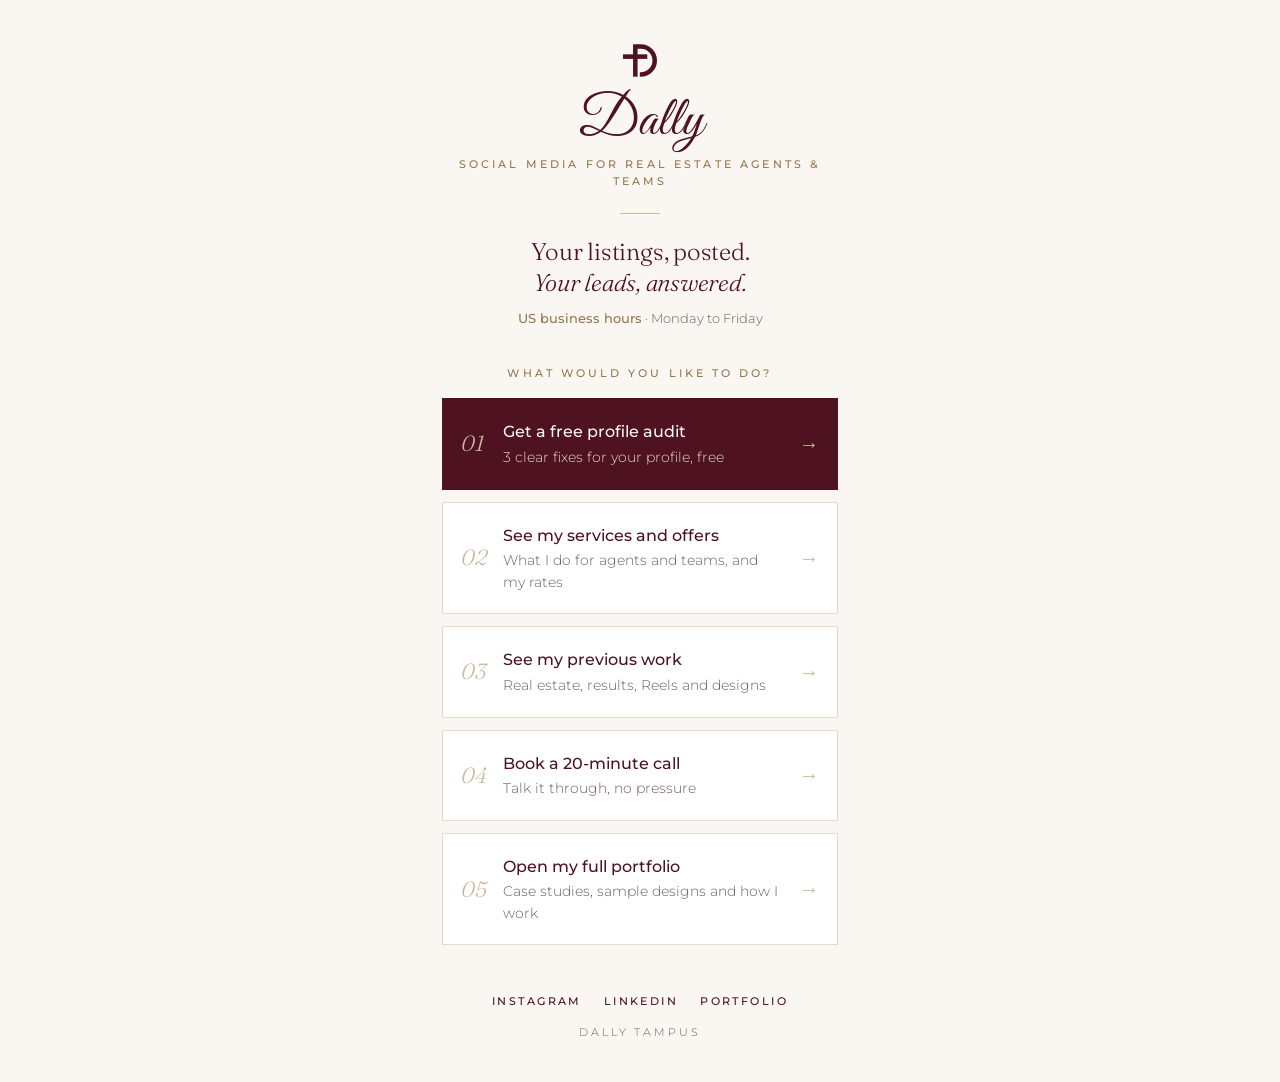
<file: links/index.html>
<!doctype html>
<html lang="en">
<head>
<meta charset="utf-8">
<meta name="viewport" content="width=device-width, initial-scale=1">
<title>Dally | Real Estate Social Media</title>
<meta name="description" content="Social media for US real estate agents. Your listings, posted. Your leads, answered.">
<meta property="og:title" content="Dally | Real Estate Social Media">
<meta property="og:description" content="Free audit · services · previous work · book a call">
<link rel="icon" href="../favicon.svg" type="image/svg+xml">
<link rel="preconnect" href="https://fonts.googleapis.com"><link rel="preconnect" href="https://fonts.gstatic.com" crossorigin>
<link href="https://fonts.googleapis.com/css2?family=Fraunces:ital,opsz,wght@0,9..144,300;1,9..144,300&family=Great+Vibes&family=Montserrat:wght@300;400;500&display=swap" rel="stylesheet">
<style>
:root{--wine:#4E1220;--burgundy:#7A1F2B;--white:#FAF7F2;--cream:#F3ECE2;--beige:#E8DCCB;--sand:#CBB79A;--gold:#94764F;--ink:#2B2B2B;--muted:#6E5F57;--line:#E6DBCC;--serif:'Fraunces',Georgia,serif;--sans:'Montserrat',Arial,sans-serif}
*{box-sizing:border-box;margin:0;padding:0}
html{background:var(--white)}
body{background:var(--white);color:var(--ink);font-family:var(--sans);font-weight:300;line-height:1.6;font-size:15px;-webkit-font-smoothing:antialiased}
.page{max-width:440px;margin:0 auto;padding:44px 22px 40px}
a{color:inherit}
img{display:block;max-width:100%}
header{text-align:center}
.mono{width:34px;height:33px;display:block;margin:0 auto}
.sig{font-family:'Great Vibes',cursive;font-size:56px;line-height:1;color:var(--wine);margin-top:16px}
.role{font-size:10.5px;letter-spacing:.3em;text-transform:uppercase;color:var(--gold);margin-top:8px;font-weight:500}
.rule{width:40px;height:1px;background:var(--sand);margin:22px auto}
.tag{font-family:var(--serif);font-weight:300;font-size:24px;line-height:1.3;color:var(--wine);letter-spacing:-.01em}
.tag em{font-style:italic}
.hours{font-size:13px;color:var(--muted);margin-top:10px}
.hours b{color:var(--gold);font-weight:500}
.ask{font-size:11px;letter-spacing:.28em;text-transform:uppercase;color:var(--gold);text-align:center;margin-top:36px;font-weight:500}
.doors{display:grid;gap:12px;margin-top:16px}
.door{display:flex;align-items:center;gap:16px;text-decoration:none;background:#fff;border:1px solid var(--line);padding:20px 18px;transition:border-color .2s,transform .2s}
.door:hover,.door:focus{border-color:var(--sand);transform:translateY(-1px)}
.door .n{font-family:var(--serif);font-style:italic;color:var(--sand);font-size:22px;width:26px;flex:none}
.door .tx{flex:1;min-width:0}
.door .tt{display:block;font-size:16px;font-weight:500;color:var(--wine)}
.door .ds{display:block;font-size:13.5px;color:var(--muted);margin-top:2px}
.door .ar{font-family:var(--serif);color:var(--sand);font-size:20px}
.door.main{background:var(--wine);border-color:var(--wine)}
.door.main .tt{color:var(--white)}
.door.main .ds{color:#E8DCCB}
.view{display:none}
.view.on{display:block}
.back{display:inline-block;text-decoration:none;font-size:11px;letter-spacing:.24em;text-transform:uppercase;color:var(--gold);font-weight:500;padding:6px 0}
.vlabel{font-size:10.5px;letter-spacing:.3em;text-transform:uppercase;color:var(--gold);font-weight:500;margin-top:28px}
h2{font-family:var(--serif);font-weight:300;color:var(--wine);font-size:32px;line-height:1.15;margin-top:8px;letter-spacing:-.01em}
h2 em{font-style:italic}
.intro{color:var(--muted);margin-top:12px;font-size:15px}
.cta{display:block;text-decoration:none;text-align:center;background:var(--wine);color:var(--white);padding:18px 20px;margin-top:28px;font-size:12px;letter-spacing:.22em;text-transform:uppercase;font-weight:500;transition:background .25s}
.cta:hover,.cta:focus{background:var(--burgundy)}
.cta2{display:block;text-align:center;margin-top:14px;font-size:12px;letter-spacing:.2em;text-transform:uppercase;color:var(--wine);text-decoration:none;font-weight:500}
.note{font-size:13px;color:var(--muted);text-align:center;margin-top:10px}
.list{list-style:none;margin-top:22px;border-top:1px solid var(--line);counter-reset:i}
.list li{padding:14px 0 14px 30px;border-bottom:1px solid var(--line);position:relative;font-size:15px}
.list li:before{content:counter(i,decimal-leading-zero);counter-increment:i;position:absolute;left:0;top:15px;font-family:var(--serif);font-style:italic;color:var(--sand);font-size:14px}
.tiers{margin-top:22px;border-top:1px solid var(--line)}
.tier{padding:17px 0;border-bottom:1px solid var(--line)}
.tier .row{display:flex;justify-content:space-between;align-items:baseline;gap:16px}
.tier .nm{font-size:15px;font-weight:500}
.tier .nm small{display:block;font-size:10px;letter-spacing:.22em;text-transform:uppercase;color:var(--gold);font-weight:500;margin-top:2px}
.tier .pr{font-family:var(--serif);font-weight:300;font-size:20px;color:var(--wine);white-space:nowrap}
.tier .ds{font-size:13.5px;color:var(--muted);margin-top:4px}
.tier.core{background:var(--cream);margin:0 -12px;padding-left:12px;padding-right:12px}
.tier.core .nm{color:var(--wine)}
.terms{font-size:12.5px;color:var(--muted);margin-top:14px}
.case{margin-top:26px;padding-top:22px;border-top:1px solid var(--line)}
.case .who{font-size:10.5px;letter-spacing:.24em;text-transform:uppercase;color:var(--gold);font-weight:500}
.case h3{font-family:var(--serif);font-weight:300;color:var(--wine);font-size:23px;line-height:1.2;margin-top:6px}
.case h3 em{font-style:italic}
.case p{font-size:14px;color:var(--muted);margin-top:8px}
.stats{display:grid;grid-template-columns:1fr 1fr;margin-top:14px;border-top:1px solid var(--line)}
.stats div{padding:12px 0;border-bottom:1px solid var(--line)}
.stats b{display:block;font-family:var(--serif);font-weight:300;font-size:27px;color:var(--wine);line-height:1.1}
.stats span{font-size:12.5px;color:var(--muted)}
.src{font-size:12px;color:var(--muted);font-style:italic;margin-top:8px}
.grid{display:grid;grid-template-columns:repeat(3,minmax(0,1fr));gap:6px;margin-top:14px}
.grid img{width:100%;aspect-ratio:4/5;object-fit:cover;background:var(--cream)}
.grid.reels img{aspect-ratio:9/16}
.faq{margin-top:22px;border-top:1px solid var(--line)}
details{border-bottom:1px solid var(--line);padding:16px 0}
summary{cursor:pointer;list-style:none;display:flex;justify-content:space-between;gap:16px;font-size:15px;font-weight:400}
summary::-webkit-details-marker{display:none}
summary:after{content:"+";font-family:var(--serif);color:var(--gold);font-size:20px;line-height:1}
details[open] summary:after{content:"−"}
details p{font-size:14px;color:var(--muted);margin-top:8px}
footer{text-align:center;margin-top:48px}
footer .socials{display:flex;justify-content:center;gap:22px;font-size:11px;letter-spacing:.22em;text-transform:uppercase}
footer .socials a{text-decoration:none;color:var(--wine);font-weight:500}
footer p{font-size:10.5px;letter-spacing:.28em;text-transform:uppercase;color:var(--muted);margin-top:14px}
</style>
</head>
<body>
<div class="page">

<div class="view on" id="v-home">
  <header>
    <svg class="mono" viewBox="0 0 210 200" aria-hidden="true"><g fill="#4E1220"><rect x="62" y="0" width="28" height="200"/><path d="M86 0 H110 A100 100 0 0 1 110 200 H104 V172 H110 A72 72 0 0 0 110 28 H86 Z"/><rect x="0" y="62" width="150" height="28"/></g></svg>
    <div class="sig">Dally</div>
    <div class="role">Social media for real estate agents &amp; teams</div>
    <div class="rule"></div>
    <p class="tag">Your listings, posted.<br><em>Your leads, answered.</em></p>
    <p class="hours"><b>US business hours</b> · Monday to Friday</p>
  </header>
  <p class="ask">What would you like to do?</p>
  <nav class="doors" aria-label="Choose an option">
    <a class="door main" href="#audit"><span class="n">01</span><span class="tx"><span class="tt">Get a free profile audit</span><span class="ds">3 clear fixes for your profile, free</span></span><span class="ar">→</span></a>
    <a class="door" href="#services"><span class="n">02</span><span class="tx"><span class="tt">See my services and offers</span><span class="ds">What I do for agents and teams, and my rates</span></span><span class="ar">→</span></a>
    <a class="door" href="#work"><span class="n">03</span><span class="tx"><span class="tt">See my previous work</span><span class="ds">Real estate, results, Reels and designs</span></span><span class="ar">→</span></a>
    <a class="door" href="#call"><span class="n">04</span><span class="tx"><span class="tt">Book a 20-minute call</span><span class="ds">Talk it through, no pressure</span></span><span class="ar">→</span></a>
    <a class="door" href="../"><span class="n">05</span><span class="tx"><span class="tt">Open my full portfolio</span><span class="ds">Case studies, sample designs and how I work</span></span><span class="ar">→</span></a>
  </nav>
</div>

<div class="view" id="v-audit">
  <a class="back" href="#home">← All options</a>
  <div class="vlabel">Free · start here</div>
  <h2>Your free <em>3-fix</em> profile audit</h2>
  <p class="intro">I look at your Instagram or Facebook profile the way a buyer or seller would, and tell you exactly what to change.</p>
  <ul class="list">
    <li>3 clear fixes for your profile (bio, highlights, pinned posts or link)</li>
    <li>A check of how fast your messages get answered</li>
    <li>Delivered within 2 business days, as a short video or PDF</li>
    <li>Yours to use, whether or not we work together</li>
  </ul>
  <a class="cta" href="https://forms.gle/93WEkjmuSbftu5958" target="_blank" rel="noopener">Request my free audit</a>
  <p class="note">A short form, about 3 minutes.</p>
  <a class="cta2" href="#call">Prefer to talk? Book a call →</a>
</div>

<div class="view" id="v-services">
  <a class="back" href="#home">← All options</a>
  <div class="vlabel">Services and offers</div>
  <h2>Work <em>with me</em></h2>
  <p class="intro">Strategy, premium content and follow-up, built around your listings, your market and your voice. You approve every post.</p>
  <div class="tiers">
    <div class="tier"><div class="row"><div class="nm">3-Fix Profile Audit<small>Start here</small></div><div class="pr">Free</div></div><div class="ds">3 fixes for your profile plus a message-speed check, within 2 business days.</div></div>
    <div class="tier"><div class="row"><div class="nm">Essentials</div><div class="pr">$750 / mo</div></div><div class="ds">12 posts a month (carousels, graphics and Reels from your clips), captions, weekly stories, scheduling and a monthly report.</div></div>
    <div class="tier core"><div class="row"><div class="nm">Signature<small>Recommended</small></div><div class="pr">$1,200 / mo</div></div><div class="ds">Everything in Essentials plus 16 posts a month, a launch kit for up to 2 new listings, comment and message replies during US business hours, a lead tracker, a monthly newsletter and a monthly strategy call.</div></div>
    <div class="tier"><div class="row"><div class="nm">Teams<small>Custom</small></div><div class="pr">On a call</div></div><div class="ds">Running a small team or brokerage? We plan the right mix together: team brand or agent profiles, recruiting content, lead follow-up and a weekly lead report.</div></div>
  </div>
  <p class="terms">Monthly plans start with 3 months, then month to month with 30 days' notice. You own all content. Two revision rounds per batch. Ad spend not included.</p>
  <div class="faq">
    <details><summary>Do you need my passwords?</summary><p>No. You add me as a partner in Meta Business Suite, so your login stays yours.</p></details>
    <details><summary>Do I approve posts first?</summary><p>Always. You see each batch before anything goes out.</p></details>
    <details><summary>When do my first posts go live?</summary><p>On day 14. Week 1 is research, strategy and setting up your lead system. In week 2 you approve the ideas and send your photos and clips, and I create and edit. Then we post.</p></details>
    <details><summary>When can I reach you?</summary><p>During US business hours, Monday to Friday. We agree the exact hours in your time zone, and messages get answered the same day.</p></details>
    <details><summary>How does payment work?</summary><p>50% to start. For monthly plans, the other 50% is due before your first posts go live, then each month is paid in advance.</p></details>
  </div>
  <a class="cta" href="#call">Book a 20-minute call</a>
  <a class="cta2" href="#audit">Or start with a free audit →</a>
</div>

<div class="view" id="v-work">
  <a class="back" href="#home">← All options</a>
  <div class="vlabel">Previous work</div>
  <h2>Proof that the <em>system</em> works</h2>
  <p class="intro">Real estate first. Same method everywhere: research the buyer, show up consistently, answer every inquiry, and lead each post to one clear next step.</p>
  <div class="case">
    <div class="who">Real estate · since March 2026</div>
    <h3>The whole marketing seat for a <em>real estate</em> company</h3>
    <p>For a Charleston, SC brokerage and property management company, I handle:</p>
    <ul class="list">
      <li>Market, competitor and audience research, positioning and monthly content plans</li>
      <li>9:16 listing Reels with comment-keyword calls to action, carousels and stories</li>
      <li>MLS and rental listing descriptions, and labeled AI virtual staging</li>
      <li>Email newsletters in Lofty CRM, with open rates tracked</li>
      <li>Lead capture: a link-in-bio page, forms, a lead log and reply templates</li>
      <li>Rental lead follow-up by text and weekly vacancy reports for owners</li>
      <li>Profile proposal decks with mockups, for owner approval</li>
    </ul>
    <p class="src">Client details stay private. Real samples and results are shared on a call.</p>
  </div>
  <div class="case">
    <div class="who">Client · Miss Amazing Pearl · jewelry brand</div>
    <h3>From a quiet page to <em>47.9K views</em></h3>
    <p>Content plan, product Reels, posters, AI-assisted visuals and customer replies.</p>
    <div class="stats">
      <div><b>47.9K</b><span>views</span></div>
      <div><b>1.5K</b><span>interactions, up 978.9%</span></div>
      <div><b>407</b><span>link clicks to the shop</span></div>
      <div><b>628</b><span>page visits, up 148.2%</span></div>
    </div>
    <p class="src">Facebook, Meta Business Suite, Sep to Nov 2025.</p>
    <div class="grid reels">
      <img loading="lazy" src="../img/pearl-reel-1.jpg" alt="Product Reel">
      <img loading="lazy" src="../img/pearl-reel-2.jpg" alt="Brand Reel">
      <img loading="lazy" src="../img/pearl-reel-3.jpg" alt="Promo Reel">
    </div>
    <div class="grid">
      <img loading="lazy" src="../img/pearl-g13.jpg" alt="Necklace of the Month post">
      <img loading="lazy" src="../img/pearl-g1.jpg" alt="Gift campaign poster">
      <img loading="lazy" src="../img/pearl-g20.jpg" alt="AI product visual">
    </div>
  </div>
  <div class="case">
    <div class="who">Case study · my own campaign</div>
    <h3><em>155 trays</em> of eggs sold in one day</h3>
    <p>Local research, one clear post, fast replies and doorstep delivery. The same steps that turn a listing inquiry into a showing.</p>
    <div class="stats">
      <div><b>155</b><span>trays sold in one day</span></div>
      <div><b>21,710</b><span>views on the post</span></div>
    </div>
    <p class="src">Facebook insights from my own account.</p>
    <div class="grid">
      <img loading="lazy" src="../img/farm-trays.jpg" alt="Egg trays ready for delivery">
      <img loading="lazy" src="../img/farm-eggs-1.jpg" alt="Fresh eggs">
      <img loading="lazy" src="../img/farm-post.jpg" alt="The Facebook post">
    </div>
  </div>
  <a class="cta" href="../">See the full portfolio</a>
  <a class="cta2" href="#audit">Get your free audit →</a>
</div>

<div class="view" id="v-call">
  <a class="back" href="#home">← All options</a>
  <div class="vlabel">20-minute call</div>
  <h2>Let's <em>talk it through</em></h2>
  <p class="intro">A relaxed 20-minute call, Monday to Friday, during US business hours.</p>
  <ul class="list">
    <li>Your goals, your listings and your market</li>
    <li>What you'd like to take off your plate</li>
    <li>Which option fits, if any. No pressure</li>
    <li>A written proposal within 2 business days, if you'd like one</li>
    <li>If we work together, your first posts go live on day 14</li>
  </ul>
  <a class="cta" href="https://calendar.app.google/aedEAh1sMoKRFKx78" target="_blank" rel="noopener">Pick a time</a>
  <a class="cta2" href="https://ig.me/m/dallytampus" target="_blank" rel="noopener">Or send me a message →</a>
</div>

<footer>
  <div class="socials">
    <a href="https://www.instagram.com/dallytampus/" target="_blank" rel="noopener">Instagram</a>
    <a href="https://www.linkedin.com/in/dallytampus" target="_blank" rel="noopener">LinkedIn</a>
    <a href="../">Portfolio</a>
  </div>
  <p>Dally Tampus</p>
</footer>
</div>

<script>
function show(){
  var id=(location.hash||'').replace('#','')||'home';
  var v=document.getElementById('v-'+id)||document.getElementById('v-home');
  document.querySelectorAll('.view').forEach(function(x){x.classList.remove('on')});
  v.classList.add('on'); window.scrollTo(0,0);
}
window.addEventListener('hashchange',show); show();
</script>
</body>
</html>
</file>
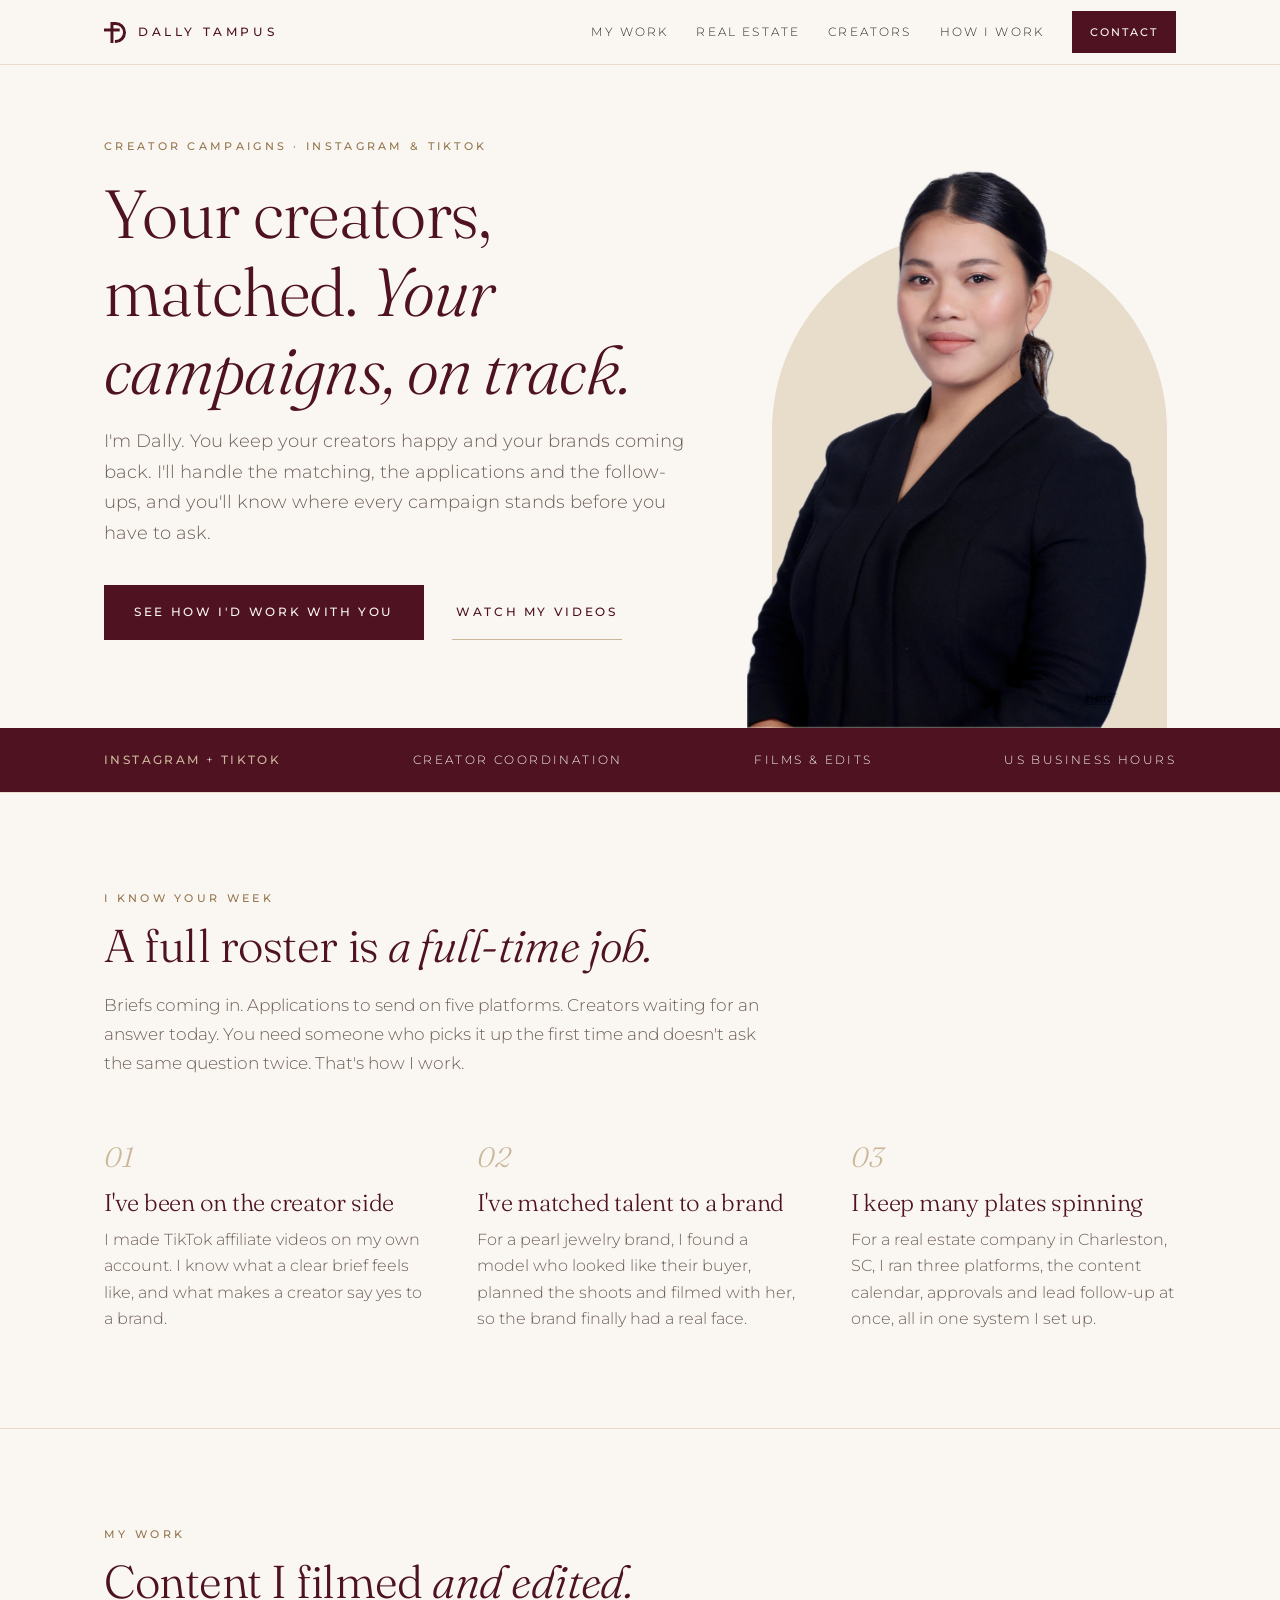
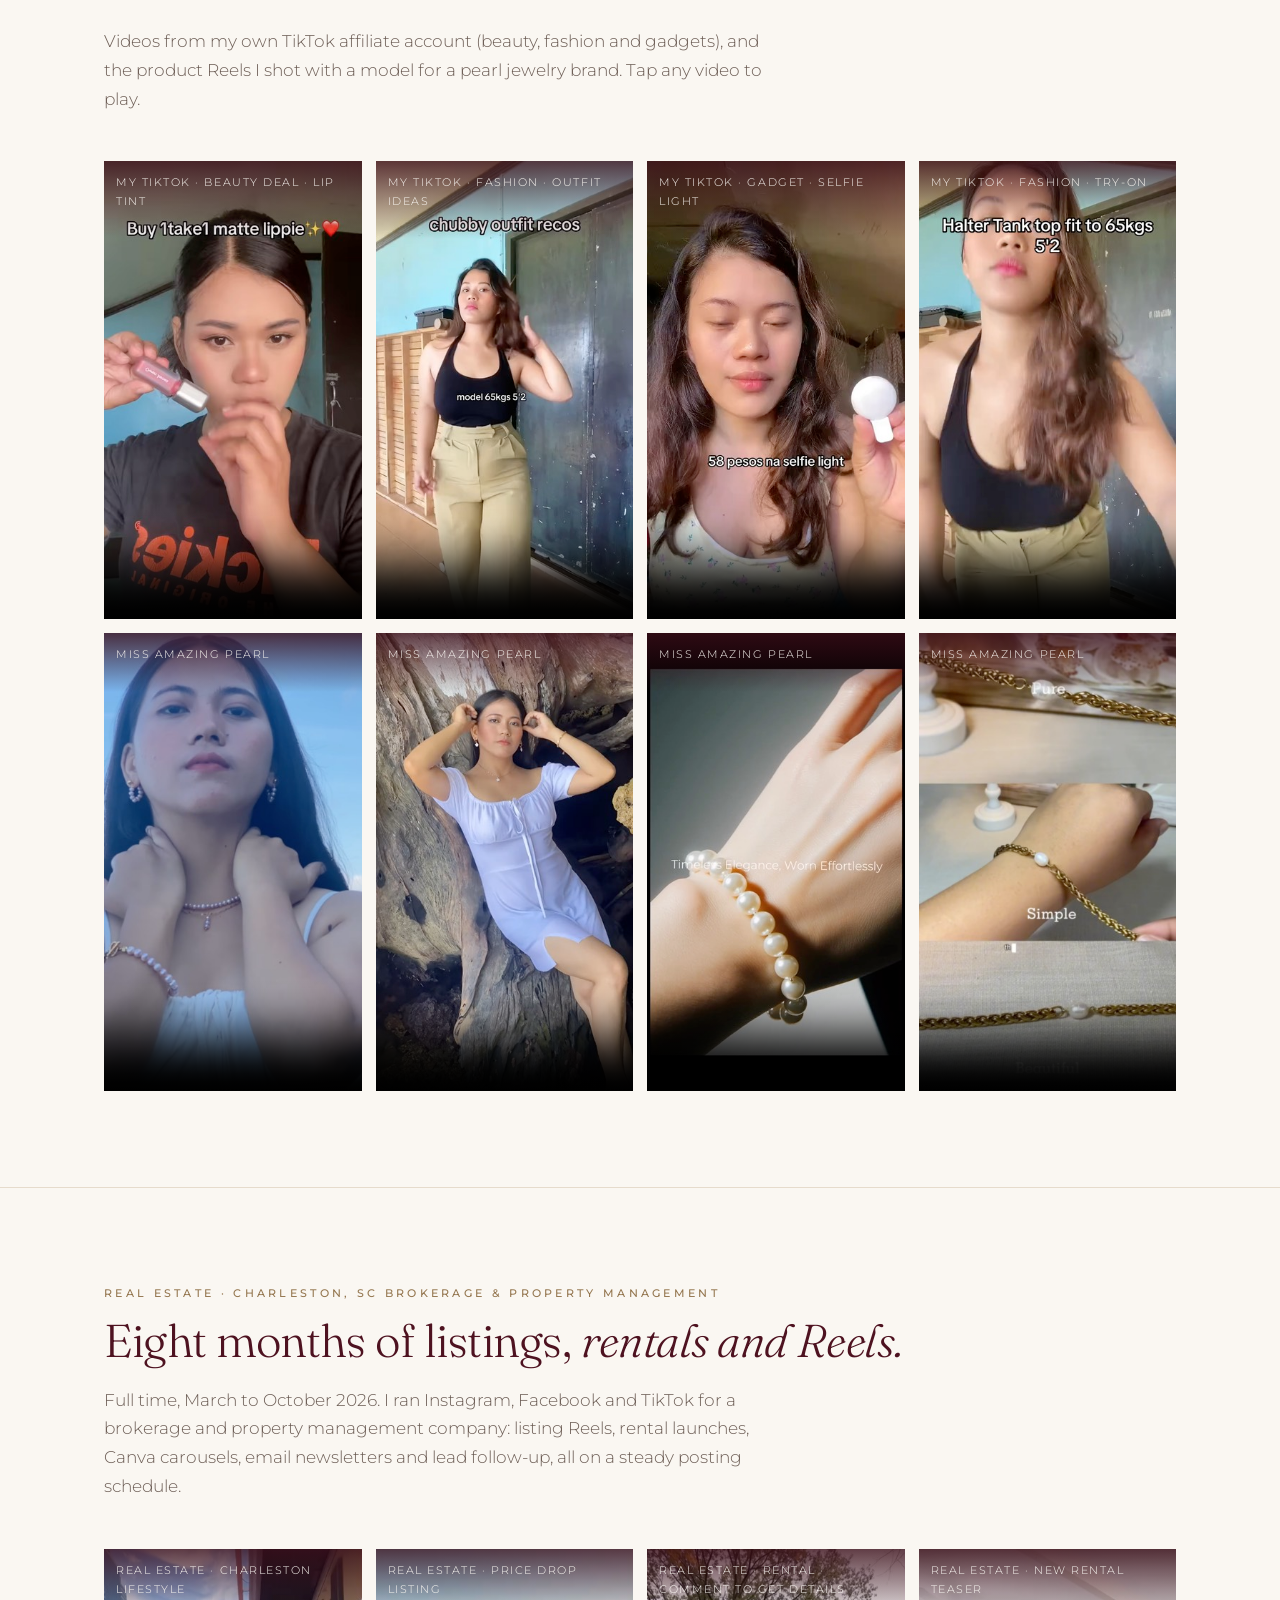
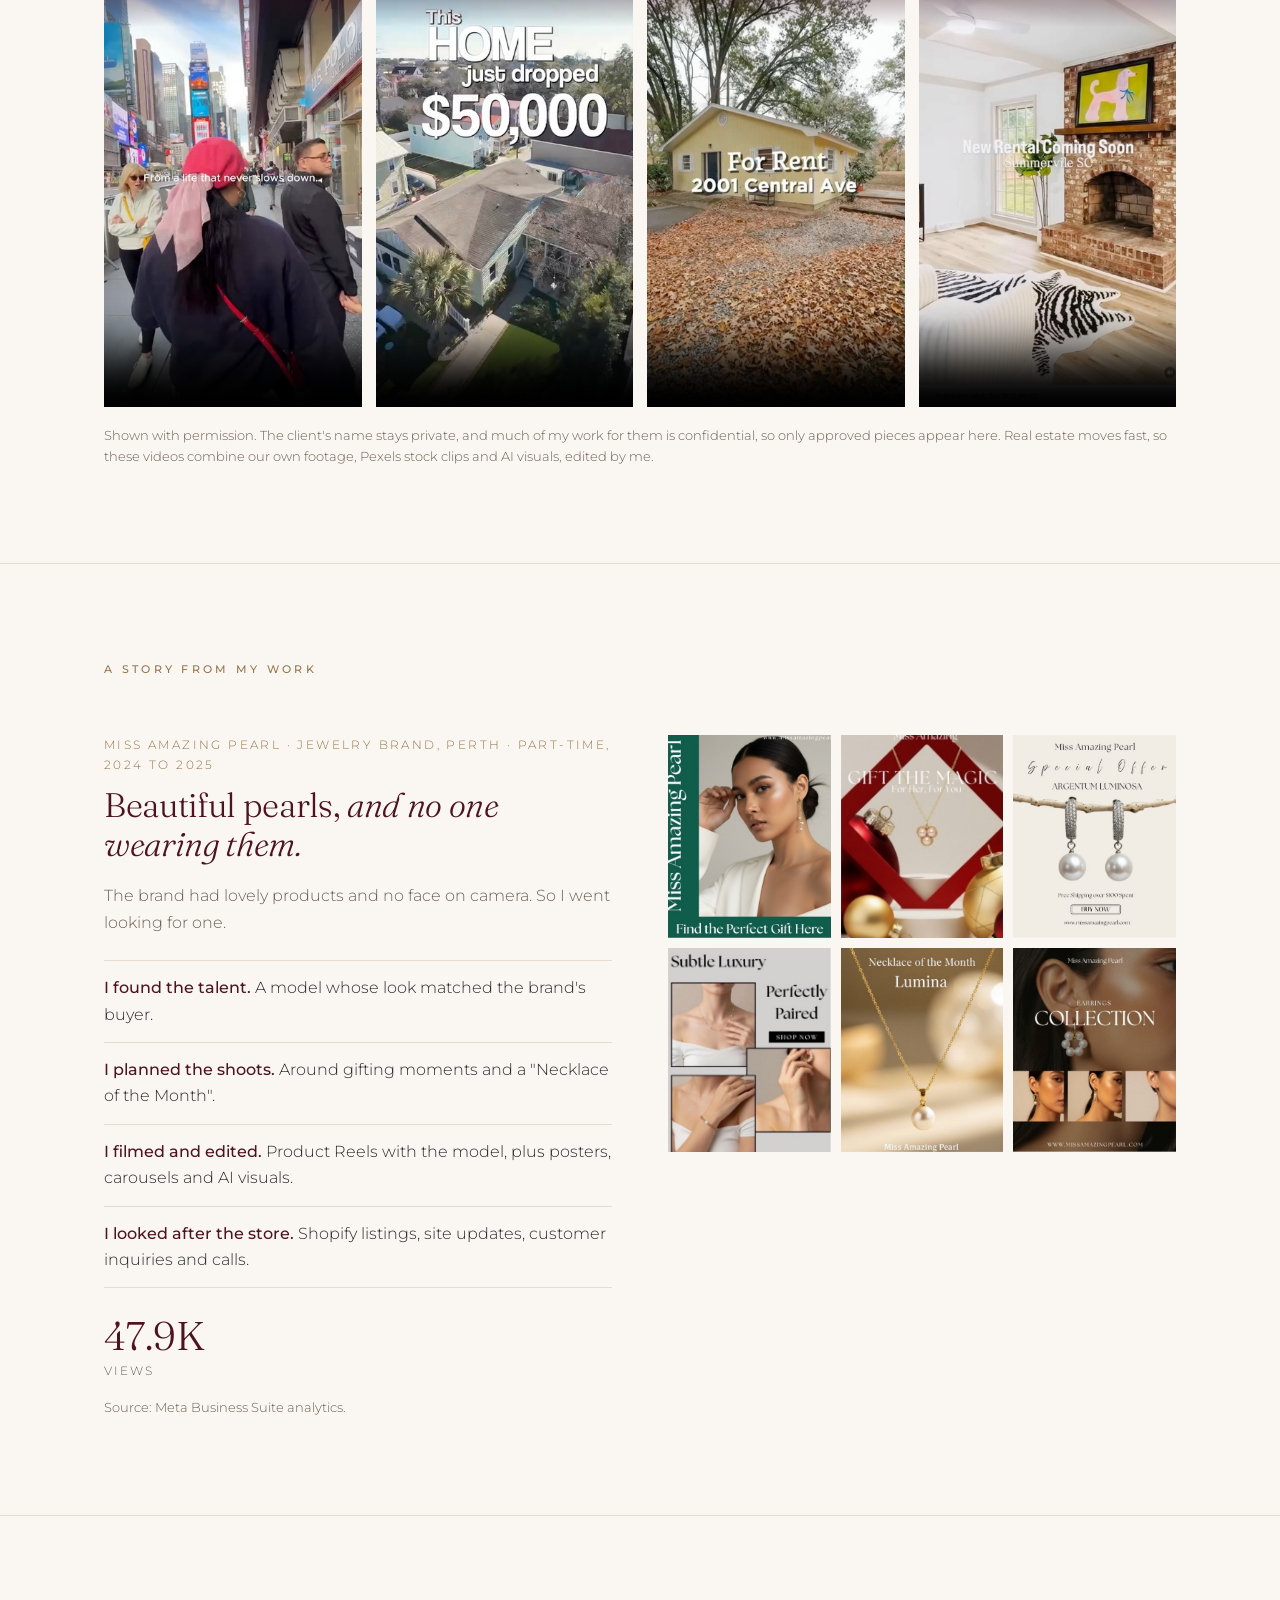
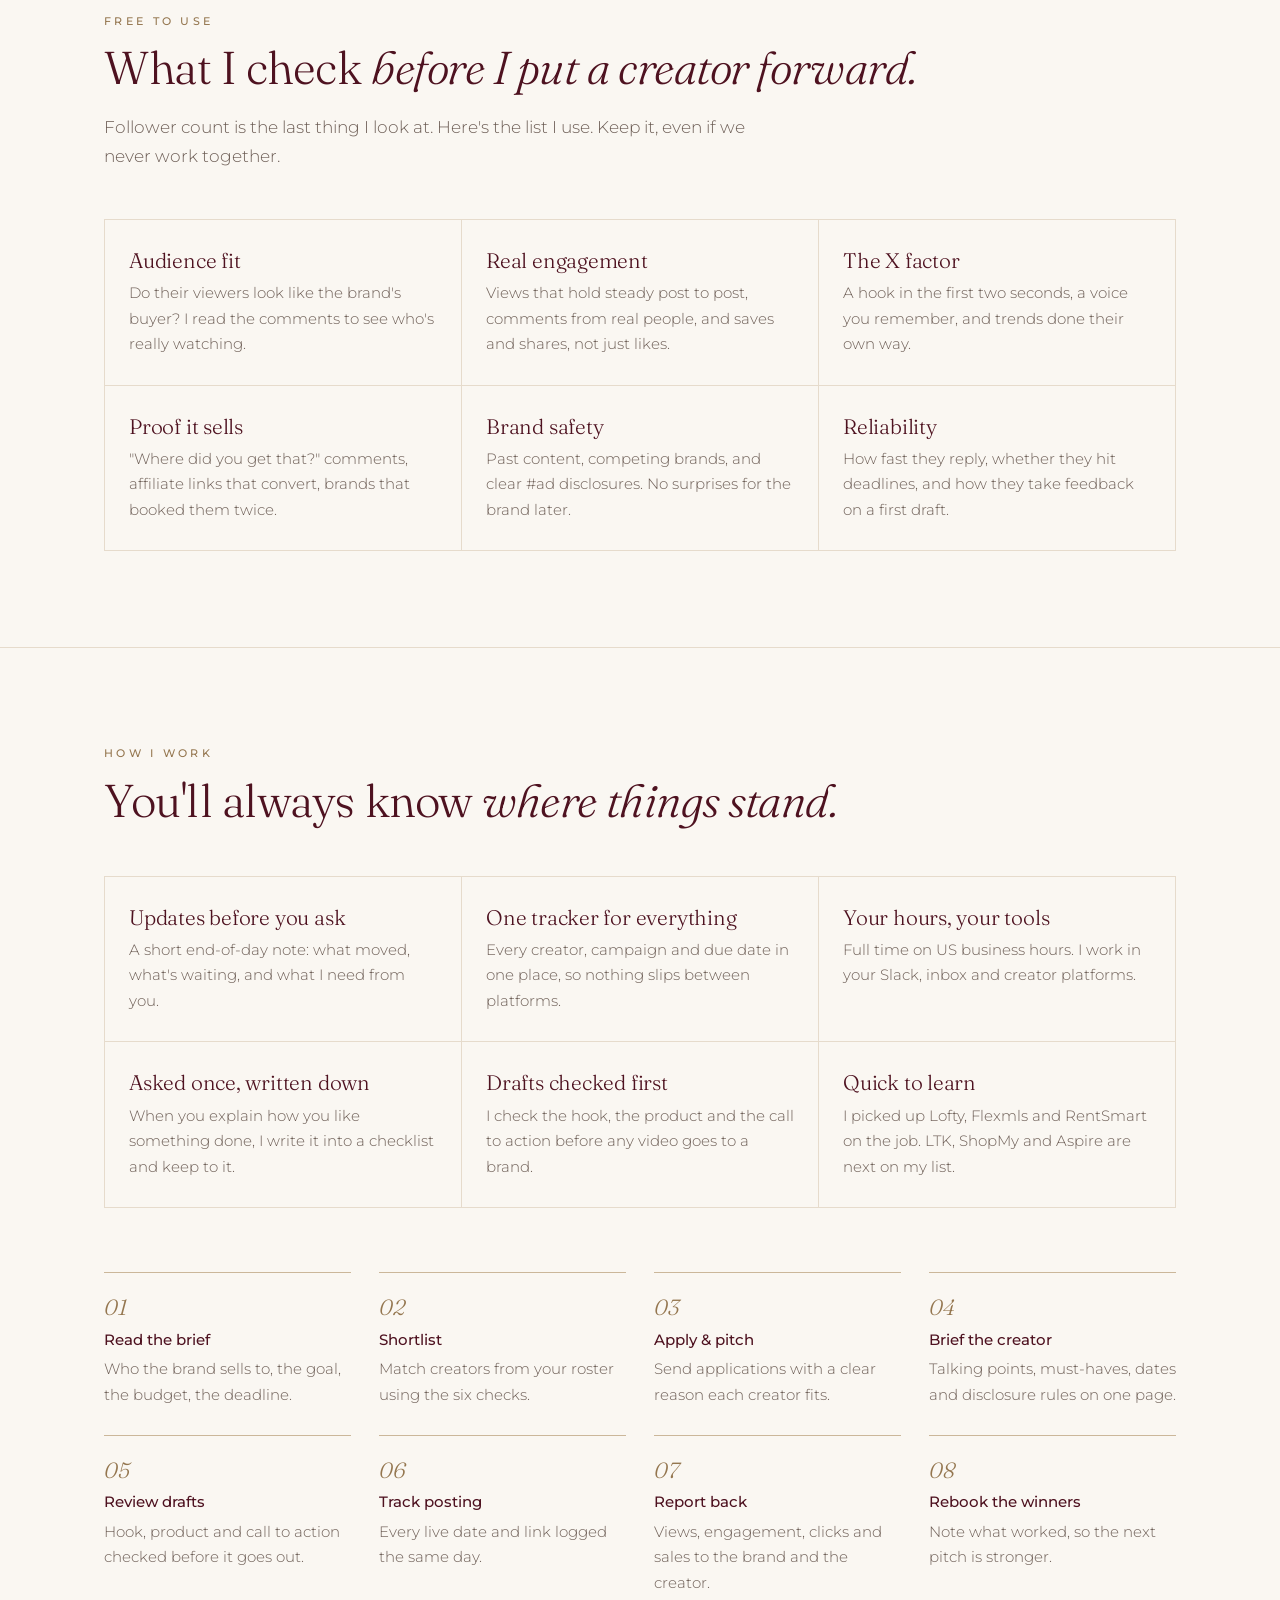
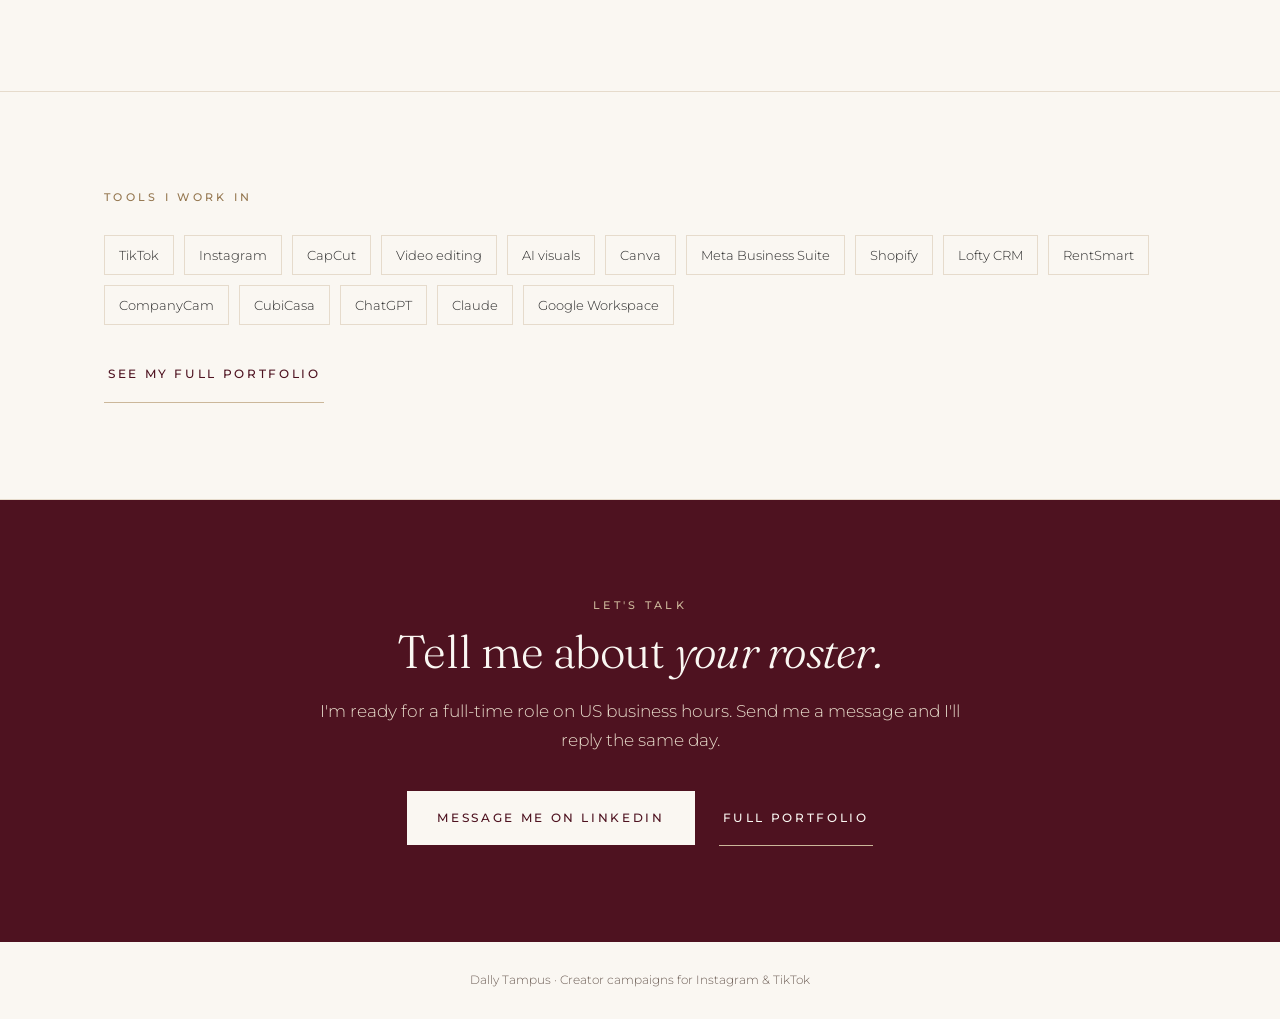
<file: work/index.html>
<!doctype html>
<html lang="en">
<head>
<meta charset="utf-8">
<meta name="viewport" content="width=device-width, initial-scale=1">
<title>Dally Tampus | Creator Campaigns for Instagram &amp; TikTok</title>
<meta name="description" content="Creator sourcing, campaign coordination and short-form video for brands on Instagram and TikTok.">
<meta name="robots" content="noindex">
<link rel="icon" href="../favicon.svg" type="image/svg+xml">
<link rel="icon" href="../favicon.png" type="image/png">
<link rel="preconnect" href="https://fonts.googleapis.com"><link rel="preconnect" href="https://fonts.gstatic.com" crossorigin>
<link href="https://fonts.googleapis.com/css2?family=Fraunces:ital,opsz,wght@0,9..144,300;0,9..144,400;1,9..144,300&family=Montserrat:wght@300;400;500&display=swap" rel="stylesheet">
<style>
:root{--wine:#4E1220;--burgundy:#7A1F2B;--deep:#3A0D18;--white:#FAF7F2;--cream:#F3ECE2;--beige:#E8DCCB;--sand:#CBB79A;--gold:#94764F;--ink:#2B2B2B;--muted:#6E5F57;--line:#E6DBCC;--serif:'Fraunces',Georgia,serif;--sans:'Montserrat',Arial,sans-serif}
*{box-sizing:border-box;margin:0;padding:0}
html{scroll-behavior:smooth;scroll-padding-top:72px}
body{background:var(--white);color:var(--ink);font-family:var(--sans);font-weight:300;font-size:16px;line-height:1.7;-webkit-font-smoothing:antialiased}
img,video{display:block;max-width:100%}
a{color:inherit}
.wrap{max-width:1120px;margin:0 auto;padding:0 24px}
.label{font-size:11px;letter-spacing:.3em;text-transform:uppercase;color:var(--gold);font-weight:500}
h1,h2,h3{font-family:var(--serif);font-weight:300;color:var(--wine);letter-spacing:-.01em;line-height:1.15}
h1 em,h2 em,h3 em{font-style:italic}
h2{font-size:clamp(30px,4.4vw,46px);margin-top:12px}
.lead{font-size:17px;color:var(--muted);max-width:660px;margin-top:18px}
section{padding:96px 0;border-top:1px solid var(--line)}
.btn{display:inline-block;text-decoration:none;background:var(--wine);color:var(--white);padding:17px 30px;font-size:12px;letter-spacing:.22em;text-transform:uppercase;font-weight:500;transition:background .2s}
.btn:hover,.btn:focus{background:var(--burgundy)}
.link{display:inline-block;text-decoration:none;font-size:12px;letter-spacing:.22em;text-transform:uppercase;font-weight:500;color:var(--wine);padding:17px 4px;border-bottom:1px solid var(--sand)}
.link:hover{border-color:var(--wine)}
header.top{position:sticky;top:0;z-index:20;background:rgba(250,247,242,.94);backdrop-filter:blur(8px);border-bottom:1px solid var(--line)}
header.top .wrap{display:flex;align-items:center;justify-content:space-between;height:64px}
.brand{display:flex;align-items:center;gap:12px;text-decoration:none}
.brand svg{width:22px;height:21px}
.brand span{font-size:12px;letter-spacing:.3em;color:var(--wine);font-weight:500}
nav.main{display:flex;align-items:center;gap:28px}
nav.main a{text-decoration:none;font-size:12px;letter-spacing:.18em;text-transform:uppercase;color:var(--ink)}
nav.main a:hover{color:var(--wine)}
nav.main a.btn{color:var(--white);padding:12px 18px;font-size:11px}
@media(max-width:760px){nav.main a:not(.btn){display:none}}
.hero{padding:72px 0 0;border:0;overflow:hidden}
.hero .wrap{display:grid;grid-template-columns:1.15fr .85fr;gap:40px;align-items:end}
.hero h1{font-size:clamp(38px,5.8vw,68px);margin-top:18px}
.hero .lead{font-size:18px}
.hero .actions{display:flex;flex-wrap:wrap;gap:18px 28px;align-items:center;margin-top:36px}
.hero .copy{padding-bottom:88px}
.portrait{position:relative;align-self:end}
.portrait:before{content:"";position:absolute;left:8%;right:2%;bottom:0;top:16%;background:var(--beige);border-radius:220px 220px 0 0}
.portrait img{position:relative;width:100%;max-width:420px;margin:0 auto}
@media(max-width:860px){.hero .wrap{grid-template-columns:1fr}.hero .copy{padding-bottom:8px}.portrait img{max-width:300px}.portrait:before{left:18%;right:18%}}
.facts{background:var(--wine);color:var(--white)}
.facts .wrap{display:flex;flex-wrap:wrap;justify-content:space-between;gap:12px 32px;padding-top:22px;padding-bottom:22px}
.facts div{font-size:12px;letter-spacing:.2em;text-transform:uppercase}
.facts b{color:var(--sand);font-weight:500}
.cols{display:grid;grid-template-columns:repeat(3,1fr);gap:48px;margin-top:56px}
.cols .n{font-family:var(--serif);font-style:italic;color:var(--sand);font-size:28px}
.cols h3{font-size:24px;margin-top:8px}
.cols p{color:var(--muted);margin-top:10px;font-size:15.5px}
@media(max-width:820px){.cols{grid-template-columns:1fr;gap:36px}}
.reels{display:grid;grid-template-columns:repeat(4,minmax(0,1fr));gap:14px;margin-top:48px}
.reel{aspect-ratio:9/16;background:var(--cream);position:relative;overflow:hidden}
.reel img,.reel video{width:100%;height:100%;object-fit:cover}
.reel .cap{pointer-events:none;position:absolute;left:0;right:0;bottom:0;padding:28px 12px 12px;background:linear-gradient(transparent,rgba(58,13,24,.85));color:var(--white);font-size:11px;letter-spacing:.14em;text-transform:uppercase}
.reel video~.cap{top:0;bottom:auto;padding:12px 12px 28px;background:linear-gradient(rgba(58,13,24,.8),transparent)}
.reel.slot{border:1px dashed var(--sand);display:flex;align-items:center;justify-content:center;text-align:center;padding:16px;color:var(--gold);font-size:11px;letter-spacing:.18em;text-transform:uppercase}
@media(max-width:820px){.reels{grid-template-columns:repeat(2,minmax(0,1fr))}}
.case{display:grid;grid-template-columns:1fr 1fr;gap:56px;align-items:start;margin-top:56px}
.case .who{font-size:12px;letter-spacing:.2em;text-transform:uppercase;color:var(--gold)}
.case h3{font-size:clamp(26px,3vw,34px);margin-top:10px}
.steps{list-style:none;margin-top:24px;border-top:1px solid var(--line)}
.steps li{padding:14px 0;border-bottom:1px solid var(--line);font-size:15.5px}
.steps li b{font-weight:500;color:var(--wine)}
.stats{display:flex;gap:40px;margin-top:28px;flex-wrap:wrap}
.stats b{display:block;font-family:var(--serif);font-weight:300;font-size:40px;color:var(--wine);line-height:1}
.stats span{font-size:12px;letter-spacing:.16em;text-transform:uppercase;color:var(--muted)}
.src{font-size:12.5px;color:var(--muted);margin-top:14px}
.gal{display:grid;grid-template-columns:repeat(3,minmax(0,1fr));gap:10px}
.gal img{aspect-ratio:4/5;object-fit:cover;width:100%}
@media(max-width:820px){.case{grid-template-columns:1fr;gap:32px}}
.score{display:grid;grid-template-columns:repeat(3,1fr);gap:0;margin-top:48px;border-top:1px solid var(--line);border-left:1px solid var(--line)}
.score div{padding:28px 24px;border-right:1px solid var(--line);border-bottom:1px solid var(--line)}
.score h3{font-size:21px}
.score p{color:var(--muted);font-size:15px;margin-top:8px}
@media(max-width:820px){.score{grid-template-columns:1fr}}
.flow{list-style:none;counter-reset:f;margin-top:64px;display:grid;grid-template-columns:repeat(4,1fr);gap:28px}
.flow li{counter-increment:f;border-top:1px solid var(--sand);padding-top:16px;font-size:15px;color:var(--muted)}
.flow li:before{content:"0" counter(f);display:block;font-family:var(--serif);font-style:italic;color:var(--gold);font-size:22px}
.flow li b{display:block;color:var(--wine);font-weight:500;margin-bottom:4px}
@media(max-width:820px){.flow{grid-template-columns:1fr 1fr}}
@media(max-width:420px){.flow{grid-template-columns:1fr}}
.more{display:grid;grid-template-columns:1fr 1fr;gap:48px;margin-top:40px}
.more h3{font-size:24px}
.more p{color:var(--muted);margin-top:8px;font-size:15.5px}
@media(max-width:820px){.more{grid-template-columns:1fr}}
.tools{display:flex;flex-wrap:wrap;gap:10px;margin-top:28px}
.tools span{border:1px solid var(--line);padding:8px 14px;font-size:13px}
.end{background:var(--wine);color:var(--white);text-align:center}
.end h2{color:var(--white)}
.end .lead{color:var(--beige);margin:18px auto 0}
.end .btn{background:var(--white);color:var(--wine);margin-top:36px}
.end .link{color:var(--white);border-color:var(--sand);margin-left:24px}
footer{padding:28px 0;font-size:12px;color:var(--muted);text-align:center}
</style>
</head>
<body>
<header class="top"><div class="wrap">
  <a class="brand" href="#top"><svg viewBox="0 0 210 200" aria-hidden="true"><g fill="#4E1220"><rect x="62" y="0" width="28" height="200"/><path d="M86 0 H110 A100 100 0 0 1 110 200 H104 V172 H110 A72 72 0 0 0 110 28 H86 Z"/><rect x="0" y="62" width="150" height="28"/></g></svg><span>DALLY TAMPUS</span></a>
  <nav class="main"><a href="#work">My work</a><a href="#realestate">Real estate</a><a href="#screen">Creators</a><a href="#how">How I work</a><a class="btn" href="#contact">Contact</a></nav>
</div></header>

<section class="hero" id="top"><div class="wrap">
  <div class="copy">
    <div class="label">Creator campaigns · Instagram &amp; TikTok</div>
    <h1>Your creators, matched. <em>Your campaigns, on track.</em></h1>
    <p class="lead">I'm Dally. You keep your creators happy and your brands coming back. I'll handle the matching, the applications and the follow-ups, and you'll know where every campaign stands before you have to ask.</p>
    <div class="actions"><a class="btn" href="#how">See how I'd work with you</a><a class="link" href="#work">Watch my videos</a></div>
  </div>
  <div class="portrait"><img src="../img/dally-portrait.png" alt="Dally Tampus"></div>
</div></section>

<div class="facts"><div class="wrap">
  <div><b>Instagram</b> + <b>TikTok</b></div><div>Creator coordination</div><div>Films &amp; edits</div><div>US business hours</div>
</div></div>

<section><div class="wrap">
  <div class="label">I know your week</div>
  <h2>A full roster is <em>a full-time job.</em></h2>
  <p class="lead">Briefs coming in. Applications to send on five platforms. Creators waiting for an answer today. You need someone who picks it up the first time and doesn't ask the same question twice. That's how I work.</p>
  <div class="cols">
    <div><div class="n">01</div><h3>I've been on the creator side</h3><p>I made TikTok affiliate videos on my own account. I know what a clear brief feels like, and what makes a creator say yes to a brand.</p></div>
    <div><div class="n">02</div><h3>I've matched talent to a brand</h3><p>For a pearl jewelry brand, I found a model who looked like their buyer, planned the shoots and filmed with her, so the brand finally had a real face.</p></div>
    <div><div class="n">03</div><h3>I keep many plates spinning</h3><p>For a real estate company in Charleston, SC, I ran three platforms, the content calendar, approvals and lead follow-up at once, all in one system I set up.</p></div>
  </div>
</div></section>

<section id="work"><div class="wrap">
  <div class="label">My work</div>
  <h2>Content I filmed <em>and edited.</em></h2>
  <p class="lead">Videos from my own TikTok affiliate account (beauty, fashion and gadgets), and the product Reels I shot with a model for a pearl jewelry brand. Tap any video to play.</p>
  <div class="reels">
    <!-- TikTok affiliate videos: replace each .slot with <div class="reel"><video src="../work/videos/tiktok-1.mp4" controls playsinline preload="metadata"></video><div class="cap">My TikTok</div></div> -->
    <div class="reel"><video src="../work/videos/tiktok-1.mp4" poster="../work/videos/tiktok-1.jpg" controls playsinline preload="none"></video><div class="cap">My TikTok · Beauty deal · lip tint</div></div>
    <div class="reel"><video src="../work/videos/tiktok-2.mp4" poster="../work/videos/tiktok-2.jpg" controls playsinline preload="none"></video><div class="cap">My TikTok · Fashion · outfit ideas</div></div>
    <div class="reel"><video src="../work/videos/tiktok-3.mp4" poster="../work/videos/tiktok-3.jpg" controls playsinline preload="none"></video><div class="cap">My TikTok · Gadget · selfie light</div></div>
    <div class="reel"><video src="../work/videos/tiktok-4.mp4" poster="../work/videos/tiktok-4.jpg" controls playsinline preload="none"></video><div class="cap">My TikTok · Fashion · try-on</div></div>
    <div class="reel"><video src="../work/videos/pearl-1.mp4" poster="../work/videos/pearl-1.jpg" controls playsinline preload="none"></video><div class="cap">Miss Amazing Pearl</div></div>
    <div class="reel"><video src="../work/videos/pearl-2.mp4" poster="../work/videos/pearl-2.jpg" controls playsinline preload="none"></video><div class="cap">Miss Amazing Pearl</div></div>
    <div class="reel"><video src="../work/videos/pearl-3.mp4" poster="../work/videos/pearl-3.jpg" controls playsinline preload="none"></video><div class="cap">Miss Amazing Pearl</div></div>
    <div class="reel"><video src="../work/videos/pearl-4.mp4" poster="../work/videos/pearl-4.jpg" controls playsinline preload="none"></video><div class="cap">Miss Amazing Pearl</div></div>
  </div>
</div></section>

<section id="realestate"><div class="wrap">
  <div class="label">Real estate · Charleston, SC brokerage &amp; property management</div>
  <h2>Eight months of listings, <em>rentals and Reels.</em></h2>
  <p class="lead">Full time, March to October 2026. I ran Instagram, Facebook and TikTok for a brokerage and property management company: listing Reels, rental launches, Canva carousels, email newsletters and lead follow-up, all on a steady posting schedule.</p>
  <div class="reels">
    <div class="reel"><video src="../work/videos/re-1.mp4" poster="../work/videos/re-1.jpg" controls playsinline preload="none"></video><div class="cap">Real estate · Charleston lifestyle</div></div>
    <div class="reel"><video src="../work/videos/re-2.mp4" poster="../work/videos/re-2.jpg" controls playsinline preload="none"></video><div class="cap">Real estate · Price drop listing</div></div>
    <div class="reel"><video src="../work/videos/re-3.mp4" poster="../work/videos/re-3.jpg" controls playsinline preload="none"></video><div class="cap">Real estate · Rental · comment to get details</div></div>
    <div class="reel"><video src="../work/videos/re-4.mp4" poster="../work/videos/re-4.jpg" controls playsinline preload="none"></video><div class="cap">Real estate · New rental teaser</div></div>
  </div>
  <p class="src" style="margin-top:18px">Shown with permission. The client's name stays private, and much of my work for them is confidential, so only approved pieces appear here. Real estate moves fast, so these videos combine our own footage, Pexels stock clips and AI visuals, edited by me.</p>
</div></section>

<section><div class="wrap">
  <div class="label">A story from my work</div>
  <div class="case">
    <div>
      <div class="who">Miss Amazing Pearl · jewelry brand, Perth · part-time, 2024 to 2025</div>
      <h3>Beautiful pearls, <em>and no one wearing them.</em></h3>
      <p class="lead" style="font-size:16px">The brand had lovely products and no face on camera. So I went looking for one.</p>
      <ul class="steps">
        <li><b>I found the talent.</b> A model whose look matched the brand's buyer.</li>
        <li><b>I planned the shoots.</b> Around gifting moments and a "Necklace of the Month".</li>
        <li><b>I filmed and edited.</b> Product Reels with the model, plus posters, carousels and AI visuals.</li>
        <li><b>I looked after the store.</b> Shopify listings, site updates, customer inquiries and calls.</li>
      </ul>
      <div class="stats"><div><b>47.9K</b><span>views</span></div></div>
      <p class="src">Source: Meta Business Suite analytics.</p>
    </div>
    <div class="gal">
      <img src="../img/pearl-g1.jpg" alt=""><img src="../img/pearl-g3.jpg" alt=""><img src="../img/pearl-g6.jpg" alt="">
      <img src="../img/pearl-g12.jpg" alt=""><img src="../img/pearl-g13.jpg" alt=""><img src="../img/pearl-g19.jpg" alt="">
    </div>
  </div>
</div></section>

<section id="screen"><div class="wrap">
  <div class="label">Free to use</div>
  <h2>What I check <em>before I put a creator forward.</em></h2>
  <p class="lead">Follower count is the last thing I look at. Here's the list I use. Keep it, even if we never work together.</p>
  <div class="score">
    <div><h3>Audience fit</h3><p>Do their viewers look like the brand's buyer? I read the comments to see who's really watching.</p></div>
    <div><h3>Real engagement</h3><p>Views that hold steady post to post, comments from real people, and saves and shares, not just likes.</p></div>
    <div><h3>The X factor</h3><p>A hook in the first two seconds, a voice you remember, and trends done their own way.</p></div>
    <div><h3>Proof it sells</h3><p>"Where did you get that?" comments, affiliate links that convert, brands that booked them twice.</p></div>
    <div><h3>Brand safety</h3><p>Past content, competing brands, and clear #ad disclosures. No surprises for the brand later.</p></div>
    <div><h3>Reliability</h3><p>How fast they reply, whether they hit deadlines, and how they take feedback on a first draft.</p></div>
  </div>
</div></section>

<section id="how"><div class="wrap">
  <div class="label">How I work</div>
  <h2>You'll always know <em>where things stand.</em></h2>
  <div class="score">
    <div><h3>Updates before you ask</h3><p>A short end-of-day note: what moved, what's waiting, and what I need from you.</p></div>
    <div><h3>One tracker for everything</h3><p>Every creator, campaign and due date in one place, so nothing slips between platforms.</p></div>
    <div><h3>Your hours, your tools</h3><p>Full time on US business hours. I work in your Slack, inbox and creator platforms.</p></div>
    <div><h3>Asked once, written down</h3><p>When you explain how you like something done, I write it into a checklist and keep to it.</p></div>
    <div><h3>Drafts checked first</h3><p>I check the hook, the product and the call to action before any video goes to a brand.</p></div>
    <div><h3>Quick to learn</h3><p>I picked up Lofty, Flexmls and RentSmart on the job. LTK, ShopMy and Aspire are next on my list.</p></div>
  </div>
  <ol class="flow">
    <li><b>Read the brief</b>Who the brand sells to, the goal, the budget, the deadline.</li>
    <li><b>Shortlist</b>Match creators from your roster using the six checks.</li>
    <li><b>Apply &amp; pitch</b>Send applications with a clear reason each creator fits.</li>
    <li><b>Brief the creator</b>Talking points, must-haves, dates and disclosure rules on one page.</li>
    <li><b>Review drafts</b>Hook, product and call to action checked before it goes out.</li>
    <li><b>Track posting</b>Every live date and link logged the same day.</li>
    <li><b>Report back</b>Views, engagement, clicks and sales to the brand and the creator.</li>
    <li><b>Rebook the winners</b>Note what worked, so the next pitch is stronger.</li>
  </ol>
</div></section>

<section><div class="wrap">
  <div class="label">Tools I work in</div>
  <div class="tools"><span>TikTok</span><span>Instagram</span><span>CapCut</span><span>Video editing</span><span>AI visuals</span><span>Canva</span><span>Meta Business Suite</span><span>Shopify</span><span>Lofty CRM</span><span>RentSmart</span><span>CompanyCam</span><span>CubiCasa</span><span>ChatGPT</span><span>Claude</span><span>Google Workspace</span></div>
  <p style="margin-top:22px"><a class="link" href="../index.html">See my full portfolio</a></p>
</div></section>

<section class="end" id="contact"><div class="wrap">
  <div class="label" style="color:var(--sand)">Let's talk</div>
  <h2>Tell me about <em>your roster.</em></h2>
  <p class="lead">I'm ready for a full-time role on US business hours. Send me a message and I'll reply the same day.</p>
  <a class="btn" href="https://www.linkedin.com/in/dallytampus">Message me on LinkedIn</a><a class="link" href="../index.html">Full portfolio</a>
</div></section>
<footer>Dally Tampus · Creator campaigns for Instagram &amp; TikTok</footer>
</body>
</html>
</file>
